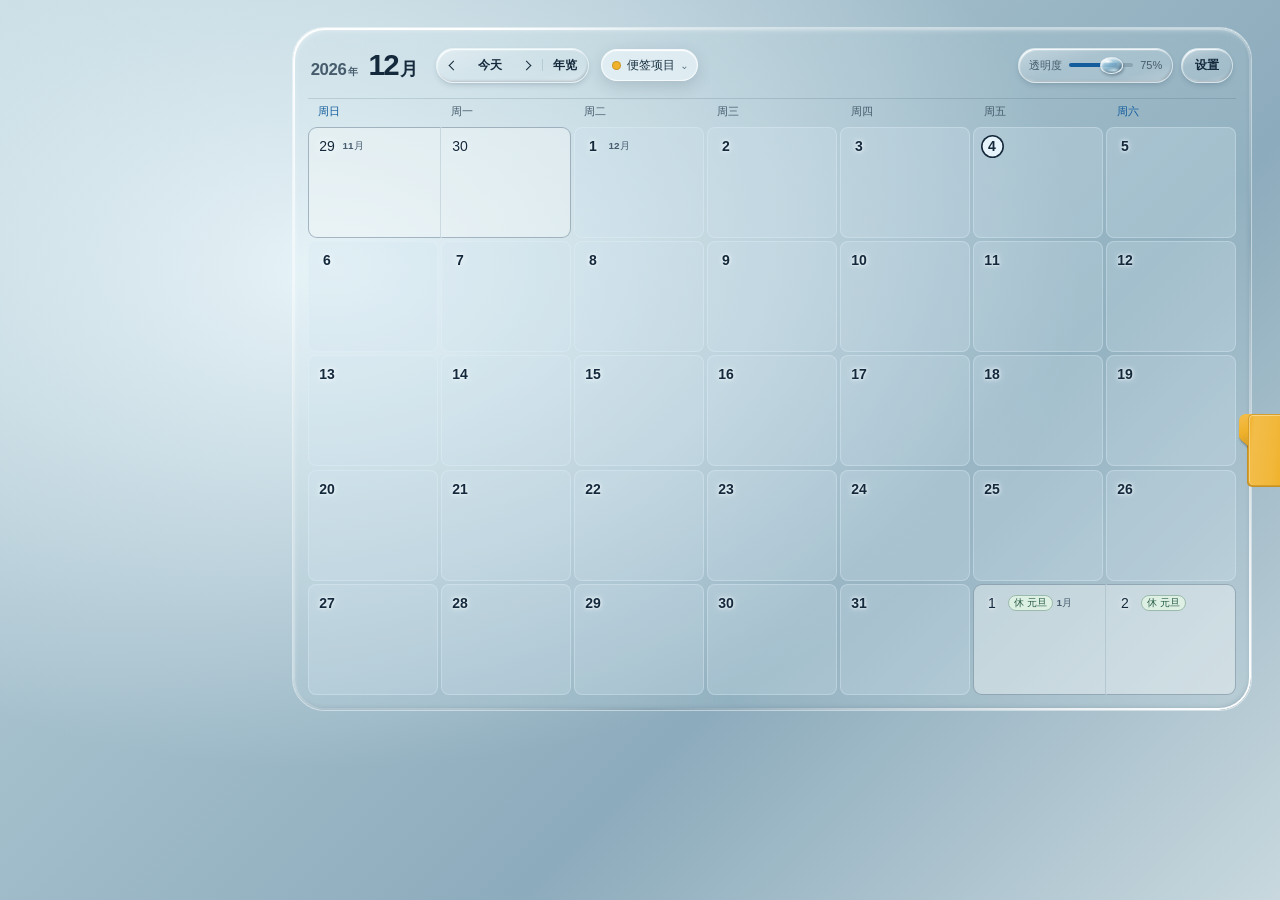
<file: web/index.html>
<!doctype html>
<html lang="zh-CN">
<head>
  <meta charset="utf-8">
  <meta name="viewport" content="width=device-width, initial-scale=1">
  <meta name="color-scheme" content="light">
  <title>桌面月历 · 点写清单</title>
  <link rel="stylesheet" href="vendor/quill.core.css">
  <link rel="stylesheet" href="calendar.css">
  <link rel="stylesheet" href="desktop.css">
  <link rel="stylesheet" href="projects.css">
  <link rel="stylesheet" href="note-format.css">
</head>
<body>
  <svg class="lens-defs" aria-hidden="true" focusable="false"><defs id="lens-definitions"></defs></svg>
  <div class="desktop">
    <main class="calendar" data-aria="calendar" aria-label="桌面月历">
      <span class="refracted-edge" aria-hidden="true"></span>
      <header class="toolbar">
        <div class="heading" data-tip="moveWindow">
          <span class="calendar-icon" aria-hidden="true"></span>
          <h1 id="month-label" aria-live="polite">
            <span class="year"><span id="year-value"></span><small>年</small></span>
            <span class="month"><span id="month-value"></span><small>月</small></span>
          </h1>
        </div>
        <div class="control-strip">
          <nav class="month-nav" data-aria="navigate" aria-label="切换月份">
            <button id="previous" type="button" data-aria="previous" data-tip="previous"><i class="chevron" aria-hidden="true"></i></button>
            <button id="today" type="button" data-copy="today" data-tip="thisMonth">今天</button>
            <button id="next" type="button" data-aria="next" data-tip="next"><i class="chevron" aria-hidden="true"></i></button>
            <button id="year-toggle" type="button" aria-controls="year-grid" aria-pressed="false">年览</button>
          </nav>
          <div class="project-control">
            <button id="project-toggle" type="button" aria-expanded="false" aria-controls="project-picker"><i class="project-dot"></i><span></span>⌄</button>
            <section id="project-picker" class="project-popup" hidden>
              <div class="project-picker-head"><strong id="project-heading"></strong><button id="project-new" type="button"></button></div>
              <div id="project-options"></div>
              <form id="project-form">
                <label><span id="project-name-label"></span><input id="project-name" maxlength="40" required autocomplete="off"></label>
                <div class="palette-row"><span id="project-color-label"></span><div id="project-palette"></div><input id="project-color" type="color" value="#4a799a"></div>
                <p id="project-error" role="status" hidden></p>
                <div class="project-picker-actions">
                  <button id="project-dock-toggle" type="button"></button>
                  <button id="project-save" type="submit"></button>
                </div>
              </form>
            </section>
          </div>
          <div class="tools">
            <label class="opacity-control" for="transparency"><span data-copy="transparency">透明度</span>
              <input id="transparency" type="range" min="0" max="100" value="75">
              <output id="transparency-value" for="transparency">75%</output>
            </label>
            <button id="settings-toggle" type="button" class="export" aria-expanded="false" aria-controls="settings-menu" data-copy="settings">设置</button>
          </div>
        </div>
        <section id="settings-menu" class="size-menu" data-aria="settings" hidden>
          <div class="settings-title">
            <span data-copy="settings">设置</span>
            <button id="settings-close" type="button" data-aria="closeSettings" data-tip="closeSettings">×</button>
          </div>
          <label class="language-row"><span data-copy="language">语言</span>
            <select id="language"><option value="zh-CN">中文 · 中国大陆</option><option value="en-US">English · United States</option></select>
          </label>
          <label><span data-copy="width">月历宽度</span><input id="size-width" data-setting="width" type="range"><output id="size-width-out" for="size-width"></output></label>
          <label><span data-copy="height">月历高度</span><input id="size-height" data-setting="height" type="range"><output id="size-height-out" for="size-height"></output></label>
          <label><span data-copy="calendarFont">日历字号</span><input id="size-calendar-font" data-setting="calendarFont" type="range" min="11" max="32"><output id="size-calendar-font-out" for="size-calendar-font"></output></label>
          <label><span data-copy="noteFont">便签字号</span><input id="size-note-font" data-setting="noteFont" type="range" min="11" max="32"><output id="size-note-font-out" for="size-note-font"></output></label>
          <label><span data-copy="leading">清单行距</span><input id="size-leading" data-setting="leading" type="range" min="110" max="210" step="5"><output id="size-leading-out" for="size-leading"></output></label>
          <label class="native-only pin-row"><span data-copy="desktopMode">固定在桌面</span><input id="pin-window" type="checkbox"></label>
          <a id="holiday-source" target="_blank" rel="noopener noreferrer"></a>
          <p id="calendar-hint" hidden></p>
          <span id="feedback" class="sr-only" role="status"></span>
          <div class="settings-actions">
            <button id="size-reset" data-copy="reset" type="button">恢复默认大小</button>
            <button id="export" type="button" class="export" data-tip="exportHelp">
              <i class="download-icon" aria-hidden="true"></i><span data-copy="export">导出记录</span>
            </button>
          </div>
          <button id="export-illustrated" type="button" data-copy="exportIllustrated" hidden>导出图文与格式 HTML</button>
          <button class="native-only quit" id="quit-app" type="button" data-copy="quitApp">退出月历</button>
        </section>
      </header>
      <div class="weekdays" aria-hidden="true">
        <span>周日</span><span>周一</span><span>周二</span><span>周三</span><span>周四</span><span>周五</span><span>周六</span>
      </div>
      <div id="days" class="days" role="group" aria-labelledby="month-label"></div>
      <div id="year-grid" class="year-grid" role="group" aria-labelledby="month-label" hidden></div>
      <div class="resize-handle" data-resize="width" data-tip="dragWidth" aria-hidden="true"></div>
      <div class="resize-handle" data-resize="height" data-tip="dragHeight" aria-hidden="true"></div>
      <div class="resize-handle" data-resize="both" data-tip="dragBoth" aria-hidden="true"></div>
    </main>
  </div>
  <div id="window-edges" aria-hidden="true">
    <i data-edge="n"></i>
    <i data-edge="s"></i>
    <i data-edge="e"></i>
    <i data-edge="w"></i>
    <i data-edge="nw"></i>
    <i data-edge="ne"></i>
    <i data-edge="sw"></i>
    <i data-edge="se"></i>
  </div>
  <div id="task-menu" class="task-menu" role="menu" data-aria="taskActions" hidden>
    <button type="button" role="menuitem" data-action="edit" tabindex="-1">
      <svg class="icon" viewBox="0 0 24 24" fill="none" stroke="currentColor" stroke-width="1.65" stroke-linecap="round" stroke-linejoin="round" aria-hidden="true"><path d="m14.5 5.5 4 4M4 20l4.6-1 11-11a2.8 2.8 0 0 0-4-4l-11 11z"/></svg>
      <span data-copy="editTask">编辑</span>
    </button>
    <button type="button" role="menuitem" data-action="delete" tabindex="-1">
      <svg class="icon" viewBox="0 0 24 24" fill="none" stroke="currentColor" stroke-width="1.65" stroke-linecap="round" stroke-linejoin="round" aria-hidden="true"><path d="M4 7h16M9 7V5a1 1 0 0 1 1-1h4a1 1 0 0 1 1 1v2M6.5 7l.8 12a1.5 1.5 0 0 0 1.5 1.4h6.4a1.5 1.5 0 0 0 1.5-1.4l.8-12M10 10.5v6M14 10.5v6"/></svg>
      <span data-copy="deleteTask">删除</span>
    </button>
  </div>
  <dialog id="task-note" class="note" data-aria="taskNote" aria-describedby="note-date">
    <form id="note-form">
      <div class="note-meta" data-tip="moveNote">
        <label class="note-project-label"><i class="project-dot"></i><select id="note-project" aria-label="便签项目"></select></label>
        <time id="note-date"></time>
      </div>
      <input id="note-title" type="text" data-aria="noteTitle" data-placeholder="noteTitle" autocomplete="off" required>
      <div id="note-document" class="note-document" role="group" data-aria="noteBody"></div>
      <p id="note-message" role="status"></p>
      <div id="note-format" role="toolbar" data-aria="formatNote">
        <select id="format-size" data-aria="textSize" data-tip="textSize"><option value="" data-copy="defaultSize">默认字号</option></select>
        <button id="format-bold" type="button" aria-pressed="false" data-aria="bold" data-tip="bold"><b>B</b></button>
        <button id="format-underline" type="button" aria-pressed="false" data-aria="underline" data-tip="underline"><u>U</u></button>
        <span class="format-pair"><button id="apply-color" type="button" aria-pressed="false" data-aria="applyColor" data-tip="applyColor"><span>A</span></button><input id="format-color" type="color" value="#a4374c" data-aria="textColor" data-tip="textColor"></span>
        <span class="format-pair"><button id="apply-highlight" type="button" aria-pressed="false" data-aria="applyHighlight" data-tip="applyHighlight"><span>ab</span></button><input id="format-highlight" type="color" value="#ffe681" data-aria="highlight" data-tip="highlight"></span>
      </div>
      <div class="note-actions">
        <input id="note-files" type="file" accept="image/*" multiple hidden>
        <button id="add-note-photo" type="button" data-tip="insertPhotoHelp">
          <svg class="icon" viewBox="0 0 24 24" fill="none" stroke="currentColor" stroke-width="1.6" stroke-linecap="round" stroke-linejoin="round" aria-hidden="true"><rect x="3" y="4" width="18" height="16" rx="3"/><circle cx="8.5" cy="9" r="1.1"/><path d="m4 17 5-5 3.2 3.2 3.7-4.1L20.5 16"/></svg>
          <span data-copy="insertPhoto">插入图片</span>
        </button>
        <button id="note-cancel" type="button" data-copy="cancelNote">取消</button>
        <button id="note-save" class="primary" type="submit" data-copy="saveNote">保存</button>
      </div>
    </form>
  </dialog>
  <dialog id="photo-preview" class="photo-preview" data-aria="viewPhoto">
    <img id="photo-original" alt="">
    <button id="photo-close" type="button" data-aria="closePhoto" autofocus>×</button>
  </dialog>
  <aside id="project-dock"></aside>
  <script src="vendor/quill.js"></script>
  <script src="rich-note.js"></script>
  <script src="folder-layout.js"></script>
  <script src="projects.js"></script>
  <script src="calendar.js"></script>
</body>
</html>
</file>
<file: web/vendor/quill.core.css>
/*!
 * Quill Editor v2.0.3
 * https://quilljs.com
 * Copyright (c) 2017-2024, Slab
 * Copyright (c) 2014, Jason Chen
 * Copyright (c) 2013, salesforce.com
 */
.ql-container{box-sizing:border-box;font-family:Helvetica,Arial,sans-serif;font-size:13px;height:100%;margin:0;position:relative}.ql-container.ql-disabled .ql-tooltip{visibility:hidden}.ql-container:not(.ql-disabled) li[data-list=checked] > .ql-ui,.ql-container:not(.ql-disabled) li[data-list=unchecked] > .ql-ui{cursor:pointer}.ql-clipboard{left:-100000px;height:1px;overflow-y:hidden;position:absolute;top:50%}.ql-clipboard p{margin:0;padding:0}.ql-editor{box-sizing:border-box;counter-reset:list-0 list-1 list-2 list-3 list-4 list-5 list-6 list-7 list-8 list-9;line-height:1.42;height:100%;outline:none;overflow-y:auto;padding:12px 15px;tab-size:4;-moz-tab-size:4;text-align:left;white-space:pre-wrap;word-wrap:break-word}.ql-editor > *{cursor:text}.ql-editor p,.ql-editor ol,.ql-editor pre,.ql-editor blockquote,.ql-editor h1,.ql-editor h2,.ql-editor h3,.ql-editor h4,.ql-editor h5,.ql-editor h6{margin:0;padding:0}@supports (counter-set:none){.ql-editor p,.ql-editor h1,.ql-editor h2,.ql-editor h3,.ql-editor h4,.ql-editor h5,.ql-editor h6{counter-set:list-0 list-1 list-2 list-3 list-4 list-5 list-6 list-7 list-8 list-9}}@supports not (counter-set:none){.ql-editor p,.ql-editor h1,.ql-editor h2,.ql-editor h3,.ql-editor h4,.ql-editor h5,.ql-editor h6{counter-reset:list-0 list-1 list-2 list-3 list-4 list-5 list-6 list-7 list-8 list-9}}.ql-editor table{border-collapse:collapse}.ql-editor td{border:1px solid #000;padding:2px 5px}.ql-editor ol{padding-left:1.5em}.ql-editor li{list-style-type:none;padding-left:1.5em;position:relative}.ql-editor li > .ql-ui:before{display:inline-block;margin-left:-1.5em;margin-right:.3em;text-align:right;white-space:nowrap;width:1.2em}.ql-editor li[data-list=checked] > .ql-ui,.ql-editor li[data-list=unchecked] > .ql-ui{color:#777}.ql-editor li[data-list=bullet] > .ql-ui:before{content:'\2022'}.ql-editor li[data-list=checked] > .ql-ui:before{content:'\2611'}.ql-editor li[data-list=unchecked] > .ql-ui:before{content:'\2610'}@supports (counter-set:none){.ql-editor li[data-list]{counter-set:list-1 list-2 list-3 list-4 list-5 list-6 list-7 list-8 list-9}}@supports not (counter-set:none){.ql-editor li[data-list]{counter-reset:list-1 list-2 list-3 list-4 list-5 list-6 list-7 list-8 list-9}}.ql-editor li[data-list=ordered]{counter-increment:list-0}.ql-editor li[data-list=ordered] > .ql-ui:before{content:counter(list-0, decimal) '. '}.ql-editor li[data-list=ordered].ql-indent-1{counter-increment:list-1}.ql-editor li[data-list=ordered].ql-indent-1 > .ql-ui:before{content:counter(list-1, lower-alpha) '. '}@supports (counter-set:none){.ql-editor li[data-list].ql-indent-1{counter-set:list-2 list-3 list-4 list-5 list-6 list-7 list-8 list-9}}@supports not (counter-set:none){.ql-editor li[data-list].ql-indent-1{counter-reset:list-2 list-3 list-4 list-5 list-6 list-7 list-8 list-9}}.ql-editor li[data-list=ordered].ql-indent-2{counter-increment:list-2}.ql-editor li[data-list=ordered].ql-indent-2 > .ql-ui:before{content:counter(list-2, lower-roman) '. '}@supports (counter-set:none){.ql-editor li[data-list].ql-indent-2{counter-set:list-3 list-4 list-5 list-6 list-7 list-8 list-9}}@supports not (counter-set:none){.ql-editor li[data-list].ql-indent-2{counter-reset:list-3 list-4 list-5 list-6 list-7 list-8 list-9}}.ql-editor li[data-list=ordered].ql-indent-3{counter-increment:list-3}.ql-editor li[data-list=ordered].ql-indent-3 > .ql-ui:before{content:counter(list-3, decimal) '. '}@supports (counter-set:none){.ql-editor li[data-list].ql-indent-3{counter-set:list-4 list-5 list-6 list-7 list-8 list-9}}@supports not (counter-set:none){.ql-editor li[data-list].ql-indent-3{counter-reset:list-4 list-5 list-6 list-7 list-8 list-9}}.ql-editor li[data-list=ordered].ql-indent-4{counter-increment:list-4}.ql-editor li[data-list=ordered].ql-indent-4 > .ql-ui:before{content:counter(list-4, lower-alpha) '. '}@supports (counter-set:none){.ql-editor li[data-list].ql-indent-4{counter-set:list-5 list-6 list-7 list-8 list-9}}@supports not (counter-set:none){.ql-editor li[data-list].ql-indent-4{counter-reset:list-5 list-6 list-7 list-8 list-9}}.ql-editor li[data-list=ordered].ql-indent-5{counter-increment:list-5}.ql-editor li[data-list=ordered].ql-indent-5 > .ql-ui:before{content:counter(list-5, lower-roman) '. '}@supports (counter-set:none){.ql-editor li[data-list].ql-indent-5{counter-set:list-6 list-7 list-8 list-9}}@supports not (counter-set:none){.ql-editor li[data-list].ql-indent-5{counter-reset:list-6 list-7 list-8 list-9}}.ql-editor li[data-list=ordered].ql-indent-6{counter-increment:list-6}.ql-editor li[data-list=ordered].ql-indent-6 > .ql-ui:before{content:counter(list-6, decimal) '. '}@supports (counter-set:none){.ql-editor li[data-list].ql-indent-6{counter-set:list-7 list-8 list-9}}@supports not (counter-set:none){.ql-editor li[data-list].ql-indent-6{counter-reset:list-7 list-8 list-9}}.ql-editor li[data-list=ordered].ql-indent-7{counter-increment:list-7}.ql-editor li[data-list=ordered].ql-indent-7 > .ql-ui:before{content:counter(list-7, lower-alpha) '. '}@supports (counter-set:none){.ql-editor li[data-list].ql-indent-7{counter-set:list-8 list-9}}@supports not (counter-set:none){.ql-editor li[data-list].ql-indent-7{counter-reset:list-8 list-9}}.ql-editor li[data-list=ordered].ql-indent-8{counter-increment:list-8}.ql-editor li[data-list=ordered].ql-indent-8 > .ql-ui:before{content:counter(list-8, lower-roman) '. '}@supports (counter-set:none){.ql-editor li[data-list].ql-indent-8{counter-set:list-9}}@supports not (counter-set:none){.ql-editor li[data-list].ql-indent-8{counter-reset:list-9}}.ql-editor li[data-list=ordered].ql-indent-9{counter-increment:list-9}.ql-editor li[data-list=ordered].ql-indent-9 > .ql-ui:before{content:counter(list-9, decimal) '. '}.ql-editor .ql-indent-1:not(.ql-direction-rtl){padding-left:3em}.ql-editor li.ql-indent-1:not(.ql-direction-rtl){padding-left:4.5em}.ql-editor .ql-indent-1.ql-direction-rtl.ql-align-right{padding-right:3em}.ql-editor li.ql-indent-1.ql-direction-rtl.ql-align-right{padding-right:4.5em}.ql-editor .ql-indent-2:not(.ql-direction-rtl){padding-left:6em}.ql-editor li.ql-indent-2:not(.ql-direction-rtl){padding-left:7.5em}.ql-editor .ql-indent-2.ql-direction-rtl.ql-align-right{padding-right:6em}.ql-editor li.ql-indent-2.ql-direction-rtl.ql-align-right{padding-right:7.5em}.ql-editor .ql-indent-3:not(.ql-direction-rtl){padding-left:9em}.ql-editor li.ql-indent-3:not(.ql-direction-rtl){padding-left:10.5em}.ql-editor .ql-indent-3.ql-direction-rtl.ql-align-right{padding-right:9em}.ql-editor li.ql-indent-3.ql-direction-rtl.ql-align-right{padding-right:10.5em}.ql-editor .ql-indent-4:not(.ql-direction-rtl){padding-left:12em}.ql-editor li.ql-indent-4:not(.ql-direction-rtl){padding-left:13.5em}.ql-editor .ql-indent-4.ql-direction-rtl.ql-align-right{padding-right:12em}.ql-editor li.ql-indent-4.ql-direction-rtl.ql-align-right{padding-right:13.5em}.ql-editor .ql-indent-5:not(.ql-direction-rtl){padding-left:15em}.ql-editor li.ql-indent-5:not(.ql-direction-rtl){padding-left:16.5em}.ql-editor .ql-indent-5.ql-direction-rtl.ql-align-right{padding-right:15em}.ql-editor li.ql-indent-5.ql-direction-rtl.ql-align-right{padding-right:16.5em}.ql-editor .ql-indent-6:not(.ql-direction-rtl){padding-left:18em}.ql-editor li.ql-indent-6:not(.ql-direction-rtl){padding-left:19.5em}.ql-editor .ql-indent-6.ql-direction-rtl.ql-align-right{padding-right:18em}.ql-editor li.ql-indent-6.ql-direction-rtl.ql-align-right{padding-right:19.5em}.ql-editor .ql-indent-7:not(.ql-direction-rtl){padding-left:21em}.ql-editor li.ql-indent-7:not(.ql-direction-rtl){padding-left:22.5em}.ql-editor .ql-indent-7.ql-direction-rtl.ql-align-right{padding-right:21em}.ql-editor li.ql-indent-7.ql-direction-rtl.ql-align-right{padding-right:22.5em}.ql-editor .ql-indent-8:not(.ql-direction-rtl){padding-left:24em}.ql-editor li.ql-indent-8:not(.ql-direction-rtl){padding-left:25.5em}.ql-editor .ql-indent-8.ql-direction-rtl.ql-align-right{padding-right:24em}.ql-editor li.ql-indent-8.ql-direction-rtl.ql-align-right{padding-right:25.5em}.ql-editor .ql-indent-9:not(.ql-direction-rtl){padding-left:27em}.ql-editor li.ql-indent-9:not(.ql-direction-rtl){padding-left:28.5em}.ql-editor .ql-indent-9.ql-direction-rtl.ql-align-right{padding-right:27em}.ql-editor li.ql-indent-9.ql-direction-rtl.ql-align-right{padding-right:28.5em}.ql-editor li.ql-direction-rtl{padding-right:1.5em}.ql-editor li.ql-direction-rtl > .ql-ui:before{margin-left:.3em;margin-right:-1.5em;text-align:left}.ql-editor table{table-layout:fixed;width:100%}.ql-editor table td{outline:none}.ql-editor .ql-code-block-container{font-family:monospace}.ql-editor .ql-video{display:block;max-width:100%}.ql-editor .ql-video.ql-align-center{margin:0 auto}.ql-editor .ql-video.ql-align-right{margin:0 0 0 auto}.ql-editor .ql-bg-black{background-color:#000}.ql-editor .ql-bg-red{background-color:#e60000}.ql-editor .ql-bg-orange{background-color:#f90}.ql-editor .ql-bg-yellow{background-color:#ff0}.ql-editor .ql-bg-green{background-color:#008a00}.ql-editor .ql-bg-blue{background-color:#06c}.ql-editor .ql-bg-purple{background-color:#93f}.ql-editor .ql-color-white{color:#fff}.ql-editor .ql-color-red{color:#e60000}.ql-editor .ql-color-orange{color:#f90}.ql-editor .ql-color-yellow{color:#ff0}.ql-editor .ql-color-green{color:#008a00}.ql-editor .ql-color-blue{color:#06c}.ql-editor .ql-color-purple{color:#93f}.ql-editor .ql-font-serif{font-family:Georgia,Times New Roman,serif}.ql-editor .ql-font-monospace{font-family:Monaco,Courier New,monospace}.ql-editor .ql-size-small{font-size:.75em}.ql-editor .ql-size-large{font-size:1.5em}.ql-editor .ql-size-huge{font-size:2.5em}.ql-editor .ql-direction-rtl{direction:rtl;text-align:inherit}.ql-editor .ql-align-center{text-align:center}.ql-editor .ql-align-justify{text-align:justify}.ql-editor .ql-align-right{text-align:right}.ql-editor .ql-ui{position:absolute}.ql-editor.ql-blank::before{color:rgba(0,0,0,0.6);content:attr(data-placeholder);font-style:italic;left:15px;pointer-events:none;position:absolute;right:15px}

/*# sourceMappingURL=quill.core.css.map*/
</file>
<file: web/calendar.css>
:root {
  color-scheme: light dark;
  --date-ink: #14293b;
  font-family: -apple-system, BlinkMacSystemFont, Inter, "Segoe UI Variable Text", "Microsoft YaHei UI", sans-serif;
  --ink: #14293b; --muted: #465c6d; --faint: #586d7b; --accent: #135d9d;
  --glass: 221 234 241; --popup: 244 249 252; --control: 249 253 255;
  --tile: 249 253 255; --alternate: 212 229 240; --line: rgb(35 68 90 / .15);
  --rim: rgb(255 255 255 / .83); --shine: rgb(255 255 255 / .57);
  --danger: #a52d3d; --sheet-alpha: .25; --cell-alpha: .2275;
  --sheet-fill: calc(.025 + .975 * var(--sheet-alpha) * var(--sheet-alpha));
  --entry-ink: #102638; --entry-ground: 249 253 255; --edge-shadow: rgb(17 37 57 / .30);

  color: var(--ink);
}
@media (prefers-color-scheme: dark) {
  :root {
    --ink: #f0f5fa; --muted: #c1d3df; --faint: #acbfcc; --accent: #9bd2ff;
    --glass: 24 42 55; --popup: 31 49 63; --control: 61 82 98;
    --tile: 46 67 82; --alternate: 27 47 65; --line: rgb(195 222 238 / .19);
    --rim: rgb(240 252 255 / .43); --shine: rgb(238 250 255 / .19);
    --danger: #ffacb2; --scene-filter: brightness(.39) saturate(.77);
    --entry-ink: #f5f9fc; --entry-ground: 18 37 49; --edge-shadow: rgb(0 8 18 / .56);
  }
}
* { box-sizing: border-box; }
[hidden] { display: none !important; }
body { margin: 0; min-height: 100svh; background: #96adbb; }
body::before { content: ""; position: fixed; inset: 0; background: radial-gradient(ellipse at 26% 30%, #e7f3f8, transparent 56%), linear-gradient(135deg,#c1d7df,#8cabbc 65%,#c8d8de); filter: var(--scene-filter); pointer-events: none; }
button, textarea, select, input { font: inherit; color: inherit; }
button { cursor: pointer; border: 0; background: transparent; }
button, input, select, a { -webkit-tap-highlight-color: transparent; }
:is(button, input, select, a):focus-visible { outline: 2px solid var(--accent); outline-offset: 1px; }
.desktop {
  --desktop-y: clamp(12px, 3vh, 38px);
  position: relative; display: flex; justify-content: flex-end; align-items: flex-start;
  min-height: 100svh; padding: var(--desktop-y) clamp(12px, 2.2vw, 38px);
}
.calendar {
  --leading: 1.5;
  --day-padding: clamp(4px, .51vw, 10px); --date-height: max(23px, calc(var(--task-size) + 8px));
  position: relative; isolation: isolate; container: calendar / inline-size;
  display: flex; flex-direction: column; width: min(75vw, 1800px); height: clamp(540px, 76svh, 1100px);
  max-width: 100%; max-height: calc(100svh - var(--desktop-y) * 2); padding: clamp(10px, 1.15vw, 20px);
  border: 1px solid rgb(252 255 255 / .46); border-radius: 32px;
  box-shadow: inset 0 1.6px 1px rgb(255 255 255 / .83), inset 0 -1.5px 2px rgb(255 255 255 / .54);
}
.refracted-edge, .calendar::after { position: absolute; inset: 0; pointer-events: none; border-radius: inherit; }
.refracted-edge {
  z-index: -1; background: rgb(var(--glass) / var(--sheet-fill));
  backdrop-filter: var(--refraction, blur(.6px)); -webkit-backdrop-filter: var(--refraction, blur(.6px));
  box-shadow: inset 2px 3px 6px -3px rgb(255 255 255 / .86), inset -2px -3px 6px -3px var(--edge-shadow);
}
.calendar::after {
  content: ""; z-index: 3; padding: 2px;
  mask: linear-gradient(#000 0 0) content-box, linear-gradient(#000 0 0); mask-composite: exclude;
  background: radial-gradient(195px 110px at var(--glint-x, 18%) var(--glint-y, 0%), white, transparent), linear-gradient(142deg, white 0%, transparent 27%, rgb(245 254 255 / .27) 57%, transparent 67%, var(--rim) 90%, white);
}
.lens-defs { position: fixed; inset: 0 auto auto 0; width: 0; height: 0; overflow: hidden; pointer-events: none; }
.toolbar { position: relative; z-index: 4; flex: none; display: flex; align-items: center; flex-wrap: wrap; gap: 8px 18px; padding: 3px 3px 13px; }
.heading, .control-strip, .month-nav, .tools, .opacity-control, .export { display: flex; align-items: center; }
.heading { flex-shrink: 0; min-height: 39px; }
.calendar-icon { display: none; }
h1 { display: flex; align-items: baseline; gap: .37em; font-size: clamp(25px, 2.3vw, 39px); font-weight: 670; line-height: 1.12; letter-spacing: -.055em; margin: 0; white-space: nowrap; }
.year { font-size: .57em; color: var(--muted); font-weight: 600; letter-spacing: -.025em; }
h1 small { margin-left: .13em; font-size: .6em; letter-spacing: 0; }
html[lang="en-US"] .year { order: 1; }
html[lang="en-US"] h1 small, .calendar.annual .month { display: none; }
.calendar.annual .year { color: var(--ink); font-size: 1em; }
.control-strip { flex: 1 1 auto; justify-content: space-between; gap: 8px 12px; flex-wrap: wrap; }
.month-nav, .opacity-control, #settings-toggle {
  position: relative; min-height: 35px; border: 1px solid rgb(245 253 255 / .55); border-radius: 99px;
  background: linear-gradient(162deg, rgb(255 255 255 / .29), transparent 40%, transparent 76%, rgb(248 254 255 / .24)), rgb(var(--control) / .14);
  backdrop-filter: var(--refraction, blur(.6px)); -webkit-backdrop-filter: var(--refraction, blur(.6px));
  box-shadow: inset 1px 1.8px 1.4px -.7px white, inset -1px -2px 2.3px -1px var(--edge-shadow), inset 0 -3px 2px -2px rgb(255 255 255 / .82), 0 3px 7px -3px var(--edge-shadow);
}
.month-nav { padding: 2px; gap: 1px; }
.month-nav button, #settings-toggle { display: inline-grid; place-items: center; min-height: 29px; border-radius: 99px; padding: 2px 9px; font-size: 12px; font-weight: 600; white-space: nowrap; }
#previous, #next { width: 29px; padding: 0; }
.chevron { width: 7px; height: 7px; border: solid currentColor; border-width: 0 1.6px 1.6px 0; transform: rotate(-45deg); }
#previous .chevron { transform: rotate(135deg); }
#year-toggle { position: relative; margin-left: 2px; }
#year-toggle::before { content: ""; position: absolute; left: -2px; width: 1px; height: 12px; background: var(--line); }
.month-nav button:hover, .size-menu button:hover, .task-menu button:hover, .task-menu button:focus-visible, .note-actions button:hover { background-color: rgb(var(--control) / .85); }
#year-toggle[aria-pressed="true"] { background: rgb(var(--control) / .82); color: var(--accent); }
.tools { margin-left: auto; gap: 8px; }
.opacity-control { gap: 7px; padding: 2px 10px; color: var(--muted); font-size: 11px; white-space: nowrap; }
input[type="range"] { accent-color: var(--accent); cursor: pointer; min-width: 0; }
#transparency { appearance: none; width: clamp(45px, 5vw, 90px); height: 24px; margin: 0; background: transparent; }
#transparency::-webkit-slider-runnable-track { height: 4px; border-radius: 9px; background: linear-gradient(to right, var(--accent) var(--range-fill,75%), rgb(var(--ink-rgb, 57 82 101) / .25) var(--range-fill,75%)); }
#transparency::-webkit-slider-thumb {
  appearance: none; width: 23px; height: 17px; margin-top: -6.5px; border-radius: 50%;
  border: 1px solid rgb(255 255 255 / .67);
  background: radial-gradient(ellipse 6px 2.5px at 31% 22%, white, rgb(255 255 255 / .32) 65%, transparent),
    radial-gradient(ellipse 9px 3px at 67% 85%, rgb(222 248 255 / .96), transparent), linear-gradient(150deg, #d9edf5 3%, rgb(144 189 211 / .82) 48%, #7093aa 82%, #cfe8f4);
  box-shadow: inset 1px 1px 2px rgb(255 255 255 / .8), inset -1px -1.5px 2px rgb(47 75 92 / .4), 1px 2px 3px rgb(32 54 71 / .36);
}
#transparency-value { min-width: 3ch; text-align: right; font-variant-numeric: tabular-nums; }
#settings-toggle { min-height: 35px; padding: 3px 13px; }
#settings-toggle:hover, #settings-toggle[aria-expanded="true"] { background-color: rgb(var(--control) / .5); }
.size-menu, .task-menu, .note {
  color: var(--ink); border: 1px solid var(--rim);
  background: linear-gradient(145deg, var(--shine), transparent 45%), rgb(var(--popup) / .86);
  backdrop-filter: var(--refraction, blur(4px)) blur(3px); -webkit-backdrop-filter: var(--refraction, blur(4px)) blur(3px);
  box-shadow: inset 0 1px 1px var(--rim), 0 16px 42px -10px rgb(18 39 58 / .39), 0 2px 6px rgb(21 41 56 / .12);
}
.size-menu { position: absolute; top: calc(100% - 7px); right: 0; width: min(352px, 100%); max-height: min(66vh, 435px); padding: 15px; border-radius: 19px; overflow: auto; font-size: 13px; }
.settings-title, .settings-actions { display: flex; align-items: center; justify-content: space-between; gap: 8px; }
.settings-title { font-weight: 680; font-size: 16px; margin-bottom: 8px; }
#settings-close { border-radius: 50%; width: 25px; height: 25px; font-size: 18px; line-height: 1; color: var(--muted); }
.size-menu label { display: grid; grid-template-columns: minmax(63px, .95fr) minmax(50px, 1.1fr) minmax(43px, .48fr); align-items: center; gap: 7px; margin-bottom: 9px; }
.size-menu label input { width: 100%; margin: 0; }
.size-menu output { text-align: right; font-size: 11px; color: var(--muted); font-variant-numeric: tabular-nums; }
.size-menu select { grid-column: span 2; min-width: 0; border: 1px solid var(--line); border-radius: 7px; padding: 4px; background-color: rgb(var(--popup)); }
#holiday-source { display: inline-block; font-size: 11px; color: var(--accent); text-underline-offset: 3px; margin: 2px 0 8px; }
#calendar-hint, #feedback:not(.sr-only) { margin: 0 0 7px; font-size: 11px; color: var(--muted); }
.settings-actions { padding-top: 8px; border-top: 1px solid var(--line); }
.settings-actions button, .note-actions button { padding: 6px 12px; border-radius: 99px; font-size: 12px; font-weight: 580; }
#export, .note-actions .primary { background: var(--ink); color: rgb(var(--popup)); }
#export:hover, .note-actions .primary:hover { filter: brightness(1.15); background: var(--ink); }
.weekdays, .days { display: grid; grid-template-columns: repeat(7, minmax(0, 1fr)); column-gap: 3px; }
.weekdays { flex: none; padding: 5px 0 8px; border-top: 1px solid var(--line); font-size: 11px; font-weight: 550; color: var(--muted); }
.weekdays span { padding-inline-start: calc(var(--day-padding) + 4px); }
.weekdays :is(:first-child,:last-child), .weekend-mark { color: var(--accent); }
.days { flex: 1; min-height: 0; row-gap: 3px; overflow: auto; scrollbar-width: thin; font-size: var(--task-size); line-height: var(--leading); --min-day: calc(var(--date-height) + var(--day-padding) * 2 + 10px + var(--task-size) * var(--leading)); grid-template-rows: repeat(var(--weeks, 5), minmax(var(--min-day), 1fr)); }
.day, .mini-month { --tint: var(--tile); --tint-strength: calc(.045 + var(--cell-alpha) * .39); background-color: rgb(var(--tint) / var(--tint-strength)); border: 1px solid rgb(228 244 253 / .30); border-radius: 8px; }
.day.alternate, .mini-month.alternate { --tint: var(--alternate); --tint-strength: calc(.18 + var(--cell-alpha) * .39); }
.day.over-dark, .mini-month.over-dark { --ink: #f8fbfd; --muted: #e0ecf3; --faint: #d7e5ef; --accent: #c9e8ff; --popup: 32 54 71; --control: 48 71 88; }
.day.over-light, .mini-month.over-light { --ink: #102638; --muted: #304757; --faint: #3c5365; --accent: #0a497b; --popup: 246 251 253; --control: 245 251 254; }
.day, .mini-month { color: var(--ink); }
.day .entries:not(:empty) .entry { background: rgb(var(--entry-ground) / .66); }
.day .entries .entry:focus-within { background: rgb(var(--entry-ground) / .88); }
.entries .task { color: var(--entry-ink); }
.day .entries .entry.done .task { color: color-mix(in srgb, var(--entry-ink) 82%, rgb(var(--entry-ground))); }
.day .entries .check { border-color: var(--entry-ink); }
.day .entries .check:checked { background: var(--entry-ink); }
.day .entries .check:checked::after { border-color: rgb(var(--entry-ground)); }
.day { container: datecell / inline-size; display: flex; flex-direction: column; min-width: 0; min-height: 0; padding: var(--day-padding); cursor: text; }
.day:focus-within { border-color: var(--accent); box-shadow: inset 0 0 0 .5px var(--accent); }
/* Only the neighboring month's dates share a band. Current-month cards keep their gutters. */
.days .day.outside {
  --month-border: rgb(80 108 128 / .45);
  --month-grid: rgb(116 143 161 / .23);
  --tint: 243 248 249;
  --tint-strength: calc(.35 + var(--cell-alpha) * .35);
  border: 1px solid transparent;
  border-right-color: var(--month-grid); border-bottom-color: var(--month-grid);
  border-radius: 0;
}
.days .day.outside.alternate { --tint: 145 193 218; --tint-strength: calc(.36 + var(--cell-alpha) * .35); --month-border: rgb(58 107 137 / .59); }
.days .day.outside:not([data-edges~="right"]) { margin-right: -3px; }
.days .day.outside:not([data-edges~="bottom"]) { margin-bottom: -3px; }
.days .outside[data-edges~="top"] { border-top-color: var(--month-border); }
.days .outside[data-edges~="bottom"] { border-bottom-color: var(--month-border); }
.days .outside[data-edges~="left"] { border-left-color: var(--month-border); }
.days .outside[data-edges~="right"] { border-right-color: var(--month-border); }
.outside[data-edges~="top"][data-edges~="left"] { border-top-left-radius: 9px; }
.outside[data-edges~="top"][data-edges~="right"] { border-top-right-radius: 9px; }
.outside[data-edges~="bottom"][data-edges~="left"] { border-bottom-left-radius: 9px; }
.outside[data-edges~="bottom"][data-edges~="right"] { border-bottom-right-radius: 9px; }
.days .day.outside:focus-within { outline: 1.5px solid var(--accent); outline-offset: -2px; box-shadow: none; }
.day-heading { display: flex; align-items: center; min-width: 0; flex-wrap: wrap; flex-shrink: 0; gap: 1px 4px; margin-bottom: 2px; }
.day-number { flex: none; display: grid; place-items: center; min-width: var(--date-height); height: var(--date-height); border-radius: 50%; padding: 0 3px; font-size: calc(var(--task-size) + 1px); font-weight: 620; line-height: 1; font-variant-numeric: tabular-nums; }
.day .day-number, .mini-date { color: var(--date-ink); text-shadow: 0 0 3px rgb(248 252 255 / .95), 0 0 6px rgb(248 252 255 / .8); }
.day.outside .day-number { font-weight: 450; }
.day.current .day-number, .mini-date[aria-current="date"] { color: var(--date-ink); background: rgb(235 246 252 / .94); box-shadow: inset 0 0 0 1.6px var(--date-ink); text-shadow: none; }
.month-mark, .weekend-mark, .holiday-mark { color: var(--muted); font-size: 10px; font-weight: 560; line-height: 1.3; white-space: nowrap; }
.weekend-mark { color: var(--accent); }
.weekend-mark, .holiday-mark { min-width: 0; overflow: hidden; text-overflow: ellipsis; }
.holiday-mark { max-width: 100%; padding: 1px 5px; border-radius: 99px; background: rgb(var(--control) / .78); color: var(--accent); border: 1px solid var(--line); }
.holiday-mark.work, .holiday-mark.observed { border-style: dashed; }
.holiday-name { margin-inline-start: 3px; }
.day-heading:has(.holiday-mark) { flex-wrap: nowrap; }
.day-heading .holiday-mark { flex: 0 1 auto; min-width: 0; overflow: hidden; white-space: nowrap; text-overflow: ellipsis; color: #245b40; background: rgb(224 242 229 / .93); border-color: #9abbab; }
.day-heading .holiday-mark.work { color: #4b5459; background: rgb(235 239 239 / .92); border-color: #9ea9ae; }
.day-heading .holiday-mark .holiday-name { display: inline; }
.day-heading:has(.holiday-mark) .month-mark { min-width: 0; overflow: hidden; text-overflow: ellipsis; }
.entries { flex: 1; min-height: 0; overflow-y: auto; overscroll-behavior-y: contain; scrollbar-width: thin; }
.day:hover .entries:empty::before { content: var(--write-hint); display: block; padding: 2px 3px; color: var(--faint); font-size: max(10px, calc(var(--task-size) - 2px)); }
.entry { --check-size: clamp(11px, calc(var(--task-size) * .87), 18px); display: grid; grid-template-columns: var(--check-size) minmax(0, 1fr); align-items: start; gap: 5px; padding: 1px 2px; margin-bottom: 2px; border-radius: 5px; }
.entry:focus-within { background: rgb(var(--control) / .53); }
.check { appearance: none; position: relative; width: var(--check-size); height: var(--check-size); margin: max(1px, calc((var(--task-size) * var(--leading) - var(--check-size)) / 2)) 0 0; padding: 0; border: 1px solid var(--faint); border-radius: 4px; background: rgb(var(--control) / .63); cursor: pointer; }
.check:checked { border-color: var(--accent); background: var(--accent); }
.check:checked::after { content: ""; position: absolute; left: 29%; top: 5%; width: 29%; height: 56%; border: solid rgb(var(--popup)); border-width: 0 1.5px 1.5px 0; transform: rotate(40deg); }
.check:disabled { opacity: .5; cursor: text; }
.task { display: block; width: 100%; min-width: 0; min-height: 1lh; margin: 0; padding: 0; border: 0; outline: none; background: transparent; color: var(--ink); font-size: var(--task-size); line-height: var(--leading); resize: none; overflow: hidden; overflow-wrap: anywhere; caret-color: var(--accent); }
.entry.done .task { text-decoration: line-through; color: var(--faint); }
@supports (field-sizing: content) { .entry .task { field-sizing: content; height: auto; min-height: 1lh; } }
.year-grid { display: grid; flex: 1; min-height: 0; grid-template-columns: repeat(4, minmax(0, 1fr)); grid-auto-rows: minmax(min-content, 1fr); gap: 5px; overflow: auto; scrollbar-width: thin; }
.mini-month { min-width: 0; padding: 5px 8px; }
.mini-title { display: block; width: 100%; padding: 1px 2px 4px; border-bottom: 1px solid var(--line); text-align: left; font-size: 14px; font-weight: 650; }
.mini-week, .mini-dates { display: grid; grid-template-columns: repeat(7, minmax(0, 1fr)); text-align: center; }
.mini-week { margin: 3px 0; color: var(--muted); font-size: 9px; }
.mini-date { position: relative; min-width: 0; border-radius: 99px; padding: 1px 0 3px; font-size: clamp(10px, calc(var(--task-size) * .86), 18px); line-height: 1.25; }
.mini-date.weekend { font-weight: 650; }
.mini-date:is(:hover,[data-holiday]) { text-decoration: underline; text-underline-offset: 2px; }
.mini-date[data-holiday="work"], .mini-date[data-holiday="observed"] { text-decoration-style: dotted; }
.mini-date.has-record::after { content: ""; position: absolute; left: calc(50% - 1.5px); bottom: 0; width: 3px; height: 3px; background: currentColor; border-radius: 50%; }
.resize-handle { position: absolute; z-index: 3; touch-action: none; user-select: none; }
.resize-handle[data-resize="width"] { left: -2px; top: 20px; bottom: 20px; width: 7px; cursor: ew-resize; }
.resize-handle[data-resize="height"] { bottom: -2px; left: 20px; right: 20px; height: 7px; cursor: ns-resize; }
.resize-handle[data-resize="both"] { left: 1px; bottom: 1px; width: 20px; height: 20px; cursor: nesw-resize; }
.sr-only { position: absolute; width: 1px; height: 1px; overflow: hidden; clip-path: inset(50%); white-space: nowrap; }
.task-menu { position: fixed; z-index: 10; min-width: 132px; padding: 4px; border-radius: 14px; }
.task-menu button { display: flex; gap: 14px; align-items: center; width: 100%; min-height: 33px; padding: 5px 11px; border-radius: 9px; text-align: left; font-size: 13px; }
.task-menu button:focus-visible { outline: 1px solid var(--line); outline-offset: -1px; }
.task-menu [data-action="delete"] { color: var(--danger); }
.icon { flex: none; display: inline-block; width: 16px; height: 16px; }
.note { position: fixed; inset: auto; margin: 0; padding: 0; max-width: calc(100vw - 12px); max-height: calc(100dvh - 12px); border-radius: 22px; overflow: hidden; }
.note { z-index: 12; }
.note form { display: flex; flex-direction: column; height: 100%; min-height: 0; padding: clamp(12px, 1.3vw, 22px); gap: 9px; }
.note-meta { display: flex; align-items: center; gap: 6px; min-height: 25px; color: var(--muted); font-size: 11px; font-weight: 600; cursor: grab; user-select: none; touch-action: none; }
.note-meta:active { cursor: grabbing; }
#note-title { display: block; width: 100%; min-width: 0; flex: none; border: 0; border-radius: 0; border-bottom: 1px solid var(--line); outline: none; background: transparent; padding: 3px 0 8px; font-size: max(15px, calc(var(--task-size) * 1.16)); font-weight: 640; letter-spacing: -.025em; caret-color: var(--accent); }
.note-document { display: flex; flex-direction: column; flex: 1; min-height: 0; overflow: auto; overscroll-behavior: contain; scrollbar-width: thin; }
.note-document.drag-over { outline: 2px dashed var(--accent); outline-offset: -2px; }
.note-photo { position: relative; flex: none; margin: 1px 0; border-radius: 8px; align-self: flex-start; min-width: 56px; min-height: 30px; max-width: 100%; }
.note-photo-view { display: block; min-width: 28px; min-height: 26px; max-width: 100%; padding: 0; cursor: zoom-in; border-radius: inherit; overflow: hidden; }
.note-photo img { display: block; max-width: 100%; height: auto; border-radius: inherit; }
.note-photo-view:disabled { min-height: 26px; min-width: 88px; color: var(--muted); cursor: default; font-size: 11px; }
.note-photo-remove, #photo-close { display: grid; place-items: center; border: 1px solid var(--rim); border-radius: 50%; background: rgb(var(--popup) / .95); color: var(--ink); }
.note-photo-remove { position: absolute; top: 3px; right: 3px; width: 23px; height: 23px; padding: 0; font-size: 16px; box-shadow: 0 1px 4px rgb(0 0 0 / .19); }
#add-note-photo { display: inline-flex; align-items: center; gap: 5px; margin-inline-end: auto; padding-inline: 4px 7px; color: var(--accent); }
#note-message { margin: 0; font-size: 11px; line-height: 1.35; color: var(--danger); }
#note-message:empty { display: none; }
.photo-preview { min-width: 58px; min-height: 58px; max-width: calc(100vw - 20px); max-height: calc(100dvh - 20px); margin: auto; padding: 7px; border: 1px solid var(--rim); border-radius: 15px; background: rgb(var(--popup)); color: var(--ink); }
.photo-preview::backdrop { background: rgb(12 24 35 / .67); }
.photo-preview img { display: block; max-width: calc(100vw - 38px); max-height: calc(100dvh - 38px); width: auto; height: auto; object-fit: contain; border-radius: 8px; }
#photo-close { position: absolute; top: 11px; right: 11px; width: 30px; height: 30px; padding: 0; font-size: 21px; }
#export-illustrated { margin-top: 8px; padding: 6px 10px; width: 100%; border-radius: 8px; border: 1px solid var(--line); color: var(--accent); font-size: 12px; }
.note :is(input,textarea)::placeholder { color: var(--muted); opacity: .86; }
.note-actions { display: flex; flex: none; justify-content: flex-end; gap: 7px; padding-top: 6px; border-top: 1px solid var(--line); }
@media (max-width: 1000px) { .calendar { width: 89vw; } }
@media (max-width: 740px) { .desktop { --desktop-y: 7px; padding: var(--desktop-y) 7px; } .calendar { width: 100%; height: calc(100svh - 14px); padding: 8px; border-radius: 22px; } }
@media (max-height: 580px) and (min-width: 741px) { .desktop { --desktop-y: 8px; } .calendar { height: calc(100svh - 16px); } }
@container calendar (max-width: 920px) { .year-grid { grid-template-columns: repeat(3, minmax(0, 1fr)); } }
@container calendar (max-width: 740px) { .toolbar { gap: 4px 10px; padding-bottom: 8px; } .opacity-control { gap: 4px; padding-inline: 7px; } .tools { gap: 5px; } }
@container calendar (max-width: 585px) {
  .year-grid { grid-template-columns: repeat(2, minmax(0, 1fr)); }
  .toolbar { gap: 3px 7px; } .heading { min-height: 30px; } h1 { font-size: 25px; }
  .control-strip { flex-basis: 100%; gap: 4px; } .tools { flex-wrap: wrap; }
  .days { --day-padding: 2px; } .entry { gap: 2px; padding: 1px 0; }
  .day-heading { gap: 1px; } .holiday-name, .weekend-mark { display: none; }
  .weekdays { font-size: 10px; padding-block: 4px; } .mini-month { padding: 4px; }
}
@container calendar (max-width: 370px) { .opacity-control { gap: 3px; } #transparency { width: 34px; } .month-nav button { padding: 1px 5px; } #previous, #next { width: 23px; } #settings-toggle { padding-inline: 8px; } .size-menu { padding: 10px; } }
@container datecell (max-width: 2.6em) { .entry { grid-template-columns: minmax(0,1fr); gap: 0; } .entry .check { margin-top: 0; } .entry .check:disabled { display: none; } .day-number { min-width: min(100%, var(--date-height)); padding-inline: 1px; } }
@media (prefers-reduced-motion: no-preference) {
  .month-nav button, #settings-toggle, .note-actions button { transition: scale .18s cubic-bezier(.2,.75,.3,1), background-color .15s; }
  .month-nav button:active, #settings-toggle:active, .note-actions button:active { scale: .96; }
}
@media (prefers-reduced-transparency: reduce) { .refracted-edge { background: rgb(var(--glass) / .96); } .size-menu, .note, .task-menu { background: rgb(var(--popup)); } }
@media (forced-colors: active) { .calendar, .day, .mini-month, .note, .task-menu { border-color: CanvasText; } .check { appearance: auto; } .day.current .day-number, .mini-date[aria-current="date"] { border: 2px solid Highlight; } }
</file>
<file: web/desktop.css>
.native-only, #window-edges { display: none !important; }
html.native, .native body { background: transparent; overflow: hidden; }
.native body::before { display: none; }
.native .desktop { padding: 0; height: 100dvh; min-height: 0; }
.native .calendar {
  width: 100% !important; height: 100% !important; max-width: none; max-height: none;
  --sheet-fill: calc(.095 + .905 * var(--sheet-alpha) * var(--sheet-alpha));
  border-radius: 24px;
}
.native .day-heading :is(.month-mark,.weekend-mark) {
  text-shadow: 0 0 3px rgb(var(--popup) / .98), 0 0 7px rgb(var(--popup) / .85);
}
.native .current .day-number { text-shadow: none; }
.note-window .desktop, html.note-window #window-edges { display: none !important; }
.note-window .note { inset: 0; width: 100%; height: 100%; max-width: none; max-height: none; box-shadow: inset 0 1px 1px var(--rim); }
.native :is(.refracted-edge,.month-nav,.opacity-control,#settings-toggle,.size-menu,.task-menu,.note) {
  backdrop-filter: none; -webkit-backdrop-filter: none;
}
.native :is(.heading,.weekdays) { text-shadow: 0 0 5px rgb(var(--popup) / .95); }
.native .heading { cursor: move; user-select: none; }
.native .resize-handle { display: none; }
.native .native-only { display: block !important; }
.native .size-menu .pin-row { display: flex !important; align-items: center; justify-content: space-between; }
.native .pin-row input { width: 1.15em; height: 1.15em; accent-color: var(--accent); }
.native .size-menu .quit { margin-top: 8px; font-size: 12px; color: var(--muted); padding: 4px 8px; border-radius: 8px; }
.native #window-edges { display: contents !important; }
.native [data-edge] { position: fixed; z-index: 8; touch-action: none; }
[data-edge="n"], [data-edge="s"] { right: 12px; left: 12px; height: 5px; cursor: ns-resize; }
[data-edge="n"] { top: 0; } [data-edge="s"] { bottom: 0; }
[data-edge="e"], [data-edge="w"] { top: 12px; bottom: 12px; width: 5px; cursor: ew-resize; }
[data-edge="e"] { right: 0; } [data-edge="w"] { left: 0; }
[data-edge="nw"], [data-edge="ne"], [data-edge="sw"], [data-edge="se"] { width: 13px; height: 13px; }
[data-edge="nw"] { top: 2px; left: 2px; cursor: nwse-resize; }
[data-edge="ne"] { top: 2px; right: 2px; cursor: nesw-resize; }
[data-edge="sw"] { bottom: 2px; left: 2px; cursor: nesw-resize; }
[data-edge="se"] { bottom: 2px; right: 2px; cursor: nwse-resize; }
@media (prefers-reduced-transparency: reduce) { .native .refracted-edge { background: rgb(var(--glass) / .96); } }
</file>
<file: web/projects.css>
.project-control { position: relative; margin-inline-end: auto; flex: 0 1 auto; min-width: 0; }
#project-toggle, .project-popup, .dock-panel { border: 1px solid rgb(255 255 255 / .68); border-radius: 14px; color: #1b3444; background: rgb(237 246 249 / .95); box-shadow: inset 0 1px 1px white,0 5px 16px rgb(28 50 64 / .16); }
#project-toggle { border-radius: 40px; padding: 5px 10px; display: inline-flex; align-items: center; gap: 6px; max-width: 165px; min-height: 32px; font-size: 12px; background: rgb(235 246 250 / .70); }
#project-toggle span { overflow: hidden; text-overflow: ellipsis; white-space: nowrap; }
.project-dot { display: inline-block; flex: none; width: 9px; height: 9px; border-radius: 50%; background: var(--project-color,#74818b); box-shadow: inset 0 0 0 1px rgb(10 31 45 / .18); }
.project-popup { position: fixed; z-index: 10; width: min(268px,calc(100vw - 16px)); max-height: min(380px,70dvh); padding: 12px; overflow: auto; font-size: 12px; }
.project-picker-head, .project-picker-actions, .palette-row, .project-popup form label, .project-option, .dock-panel header { display: flex; align-items: center; gap: 7px; }
.project-picker-head { justify-content: space-between; font-size: 14px; }
.project-popup button { border-radius: 7px; padding: 4px 7px; color: #183545; }
.project-popup button:hover, .project-option[aria-pressed=true] { background: #d3e5ed; }
#project-options { display: flex; flex-wrap: wrap; gap: 3px; padding: 8px 0; }
#project-form { display: grid; gap: 9px; border-top: 1px solid #bacbd4; padding-top: 9px; }
#project-form label span, #project-color-label { min-width: 32px; }
#project-name { min-width: 0; flex: 1; color: #183545; background: white; border: 1px solid #9fb6c3; border-radius: 6px; padding: 4px 6px; }
#project-palette { display: flex; align-items: center; gap: 3px; }
#project-palette button { background: var(--project-color); width: 19px; height: 19px; border: 1px solid rgb(30 48 62 / .2); padding: 0; border-radius: 50%; }
#project-palette button[aria-pressed=true] { outline: 2px solid #14374d; outline-offset: 1px; }
#project-color { width: 25px; height: 22px; border: 0; padding: 0; cursor: pointer; background: transparent; }
#project-save { margin-inline-start: auto; background: #234e68; color: white; }
#project-error { margin: 0; color: #8b3030; }
.note-project-label { margin-inline-start: auto; order: 2; display: inline-flex; gap: 4px; align-items: center; min-width: 0; }
#note-project { min-width: 0; max-width: 13em; background: rgb(239 246 249 / .9); color: #203b4e; border: 1px solid #acbfc8; border-radius: 6px; padding: 2px; font-size: 11px; }
.day .entries .entry .check, .day .entries .entry .check:checked { border-radius: 50%; border-color: color-mix(in srgb,var(--project-color,#74818b) 70%, #172734); background: var(--project-color,#74818b); }
.day .entries .entry .check:checked::after { border-color: var(--project-mark,white); }
.entry .check:disabled { opacity: .5; }
.dock-page, .dock-page body { margin: 0; background: transparent; overflow: hidden; }
.dock-page * { box-sizing: border-box; }
.dock-page body::before { display: none; }
#project-dock {
  --folder-width: 43px; position: fixed; z-index: 7; inset: 0 0 0 auto;
  width: var(--folder-width); pointer-events: none; color: #392c17;
  font: 13px/1.35 "Segoe UI Variable Text","Microsoft YaHei UI",sans-serif;
}
#project-dock[data-expanded="true"] { width: min(100vw,calc(288px + var(--folder-width))); }
.dock-page #project-dock[data-expanded="true"] { width: calc(288px + var(--folder-width)); }
.native #project-dock, #project-dock [hidden] { display: none !important; }
#project-tabs {
  position: absolute; inset: 0 0 0 auto; width: var(--folder-width);
  overflow: hidden auto; scrollbar-width: none; overscroll-behavior: contain; pointer-events: none;
}
#project-tabs::before { content: ""; display: block; width: 1px; height: var(--track-height,100%); }
#project-dock button { font: inherit; cursor: pointer; border: none; }
#project-dock .dock-tab {
  --folder-top: 1px; position: absolute; right: 0; width: 100%;
  display: flex; justify-content: center; align-items: center; min-height: 74px; padding: 11px 4px 11px 12px;
  color: var(--project-mark,#2e2619); background: transparent; isolation: isolate;
  pointer-events: auto; user-select: none; touch-action: none;
}
.dock-tab { --tab-color: var(--project-color); }
.dock-tab::before,.dock-tab::after { content: ""; position: absolute; pointer-events: none; }
.dock-tab::before {
  z-index: -3; inset: var(--folder-top) 0 0 10px; border-radius: 5px 0 0 5px;
  background: color-mix(in srgb,var(--tab-color) 76%,#362911);
}
.folder-lip {
  position: absolute; top: var(--folder-top); left: 2px; width: 26px; height: 37px; z-index: -2;
  pointer-events: none; filter: drop-shadow(1px 2px 1.3px rgb(35 28 19 / .43));
}
.folder-lip::before {
  content: ""; position: absolute; inset: 0;
  clip-path: polygon(6px 0,100% 0,100% 100%,12px 100%,10px 33px,2px 26px,0 23px,0 6px,1px 3px,3px 1px);
  background: linear-gradient(160deg,color-mix(in srgb,var(--tab-color) 85%,white),var(--tab-color) 42%,color-mix(in srgb,var(--tab-color) 76%,#372716));
}
.dock-tab::after {
  z-index: -1; inset: var(--folder-top) 0 1px 11px; border-radius: 5px 0 0 5px;
  border: 1px solid color-mix(in srgb,var(--tab-color) 86%,#392d1a); border-right: 0;
  background: linear-gradient(96deg,var(--tab-color),color-mix(in srgb,var(--tab-color) 86%,white) 18%,color-mix(in srgb,var(--tab-color) 93%,white) 75%,var(--tab-color));
  box-shadow: inset 1px 0 0 rgb(255 255 255 / .32), inset 0 1px 0 rgb(255 255 255 / .38);
}
#project-dock .dock-tab.dragging { z-index: 2; cursor: grabbing; }
.dock-tab:hover::after,.dock-tab[aria-expanded=true]::after { filter: brightness(1.05); }
.dock-tab:focus-visible { outline: none; }
.dock-tab:focus-visible::after { outline: 2px solid #604617; outline-offset: -3px; }
.folder-name { writing-mode: vertical-rl; text-orientation: mixed; max-inline-size: 88px; overflow: hidden; white-space: nowrap; text-overflow: ellipsis; font-size: 12px; line-height: 1.15; font-weight: 600; letter-spacing: .04em; }
.dock-panel {
  position: absolute; right: var(--folder-width); width: calc(100% - var(--folder-width));
  max-height: min(600px,100%); padding: 12px; display: flex; flex-direction: column; pointer-events: auto;
  border-radius: 13px 4px 4px 13px; border-inline-end: 3px solid color-mix(in srgb,var(--project-color) 58%,#dce7eb);
}
.dock-panel header { font-size:14px; padding-bottom:7px; border-bottom:1px solid #c4d3da; }
.dock-panel header strong { overflow-wrap:anywhere; }
.dock-panel header button { margin-left:auto; color:#284253; background:transparent; padding:2px 6px; }
.project-items { overflow:auto; scrollbar-width:thin; }
.dock-item { display:grid; gap:2px; width:100%; text-align:left; background:transparent; color:#19384d; padding:7px 2px; border-bottom:1px solid #cee0e7 !important; }
.dock-item:hover { background:#e0eef3; }
.dock-item time,.dock-empty { font-size:11px; color:#4f6570; }
.dock-item span { font-size:var(--task-size,13px); overflow-wrap:anywhere; white-space:pre-wrap; }
.dock-item[data-done=true] span { text-decoration:line-through; }
.dock-empty { margin:9px 0 2px; }
@media (forced-colors:active) {
  .dock-tab::before { background:ButtonText; }
  .dock-tab::after { background:ButtonFace; }
  .dock-tab[aria-expanded=true]::before,.dock-tab:focus-visible::before { background:Highlight; }
}
@container calendar (max-width: 585px) {
  .project-control { margin:0; } #project-toggle { max-width:96px; min-height:25px; padding:2px 6px; }
}
</file>
<file: web/note-format.css>
/* Keep the date scale and the note scale independent, including in the year view. */
:root { --task-size: clamp(13px, .94vw, 17px); }
.calendar { --calendar-size: calc(clamp(13px, .94vw, 17px) + 1px); --date-height: max(23px, calc(var(--calendar-size) + 7px)); }
.day-number { font-size: var(--calendar-size); }
.weekdays { font-size: max(9px, calc(var(--calendar-size) * .79)); }
.day-heading :is(.month-mark,.holiday-mark) { font-size: max(9px, calc(var(--calendar-size) * .71)); }
#month-label { font-size: var(--calendar-title-size, clamp(25px, 2.3vw, 39px)); }
.mini-title { font-size: var(--calendar-size); }
.mini-week { font-size: max(9px, calc(var(--calendar-size) * .64)); }
.mini-date { font-size: max(10px, calc(var(--calendar-size) * .80)); }
.size-menu { max-height: calc(100dvh - 75px); overflow-y: auto; }

.note-document.ql-container { height: auto; font-family: inherit; font-size: var(--task-size); overflow: hidden; }
#note-body { flex: 1; min-height: 0; padding: 3px 1px; line-height: 1.55; font-size: var(--task-size); overflow-y: auto; overflow-wrap: anywhere; scrollbar-width: thin; caret-color: var(--accent); }
#note-body.ql-blank::before { left: 1px; right: 1px; color: var(--muted); font-style: normal; }
#note-body .note-photo { display: block; width: fit-content; max-width: 100%; margin: 4px 0; }
#note-body .note-photo img { max-width: 100%; }
#note-format { display: flex; flex: none; flex-wrap: wrap; align-items: center; gap: 3px; }
#note-format :is(button,select) { min-height: 26px; font-size: 12px; border-radius: 7px; }
#note-format button { min-width: 26px; padding: 2px 4px; }
#note-format button:hover, #note-format button[aria-pressed=true] { background: color-mix(in srgb, var(--accent) 16%, transparent); }
#format-size { max-width: 82px; padding: 1px 2px; color: inherit; background: rgb(var(--control) / .5); border: 1px solid var(--line); }
.format-pair { display: inline-flex; align-items: center; gap: 1px; padding-inline-start: 4px; border-left: 1px solid var(--line); }
.format-pair input[type=color] { width: 17px; height: 19px; padding: 0; border: none; background: transparent; cursor: pointer; }
.format-pair input::-webkit-color-swatch-wrapper { padding: 4px 1px; }
.format-pair input::-webkit-color-swatch { border: 1px solid color-mix(in srgb, var(--ink) 30%, transparent); border-radius: 4px; }
#apply-color span { border-bottom: 3px solid var(--swatch); font-weight: 650; }
#apply-highlight span { padding: 0 2px; border-radius: 2px; color: #16202b; background: var(--swatch); }
.note-actions { margin: 0; }
@container calendar (max-width: 585px) { #month-label { font-size: var(--calendar-title-size, 25px); } }
</file>
